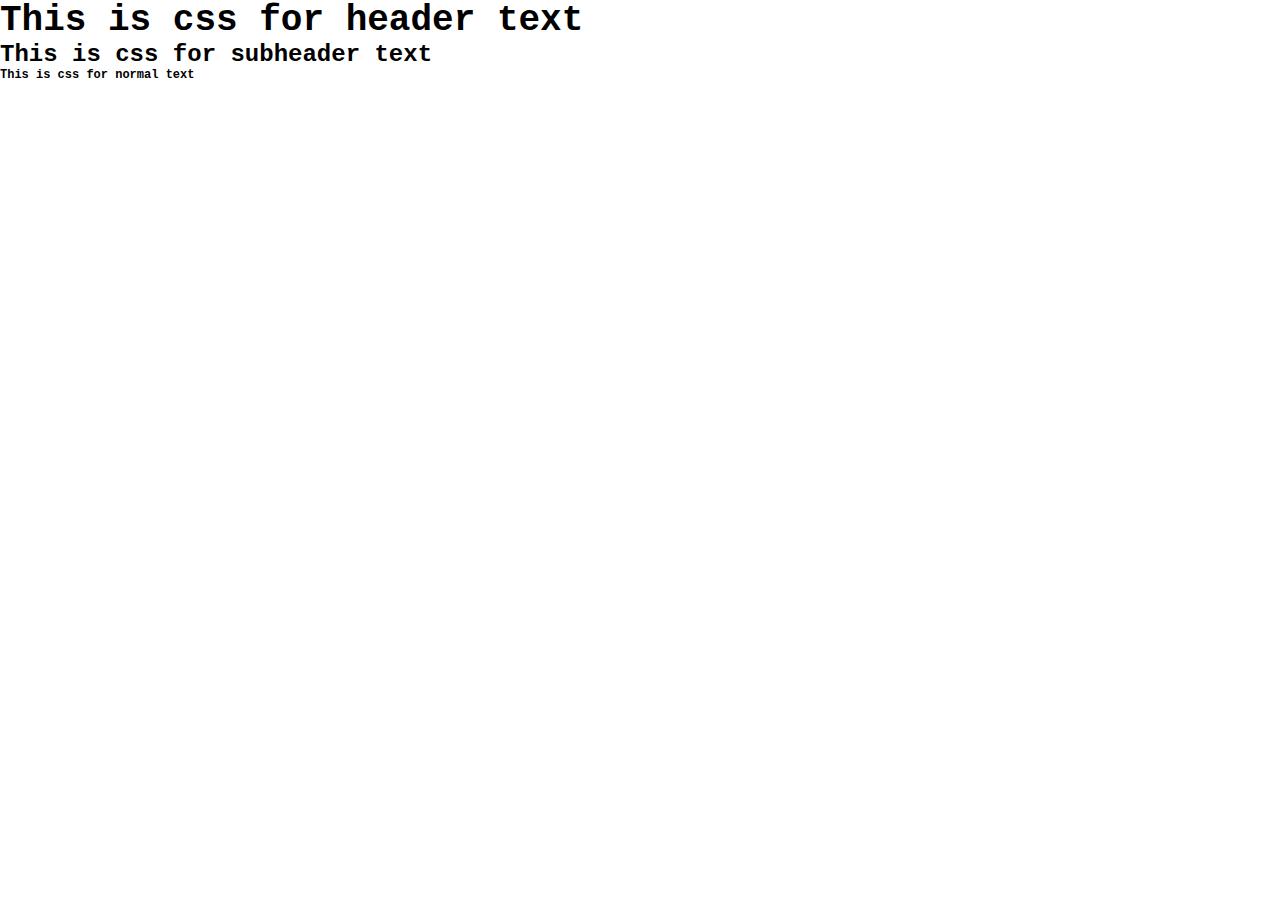
<file: library/base.html>
<!DOCTYPE html>
<html lang="en">
<head>
    <meta charset="UTF-8">
    <meta http-equiv="X-UA-Compatible" content="IE=edge">
    <meta name="viewport" content="width=device-width, initial-scale=1.0">
    <link rel="stylesheet" href="base.css">
    <title>Base</title>
</head>
<body>
    <div>
        <h1 class="font fontHeader">This is css for header text</h1>
    </div>

    <div>
        <h1 class="font fontSubHeader">This is css for subheader text</h1>
    </div>

    <div>
        <h1 class="font fontText">This is css for normal text</h1>
    </div>
</body>
</html>
</file>
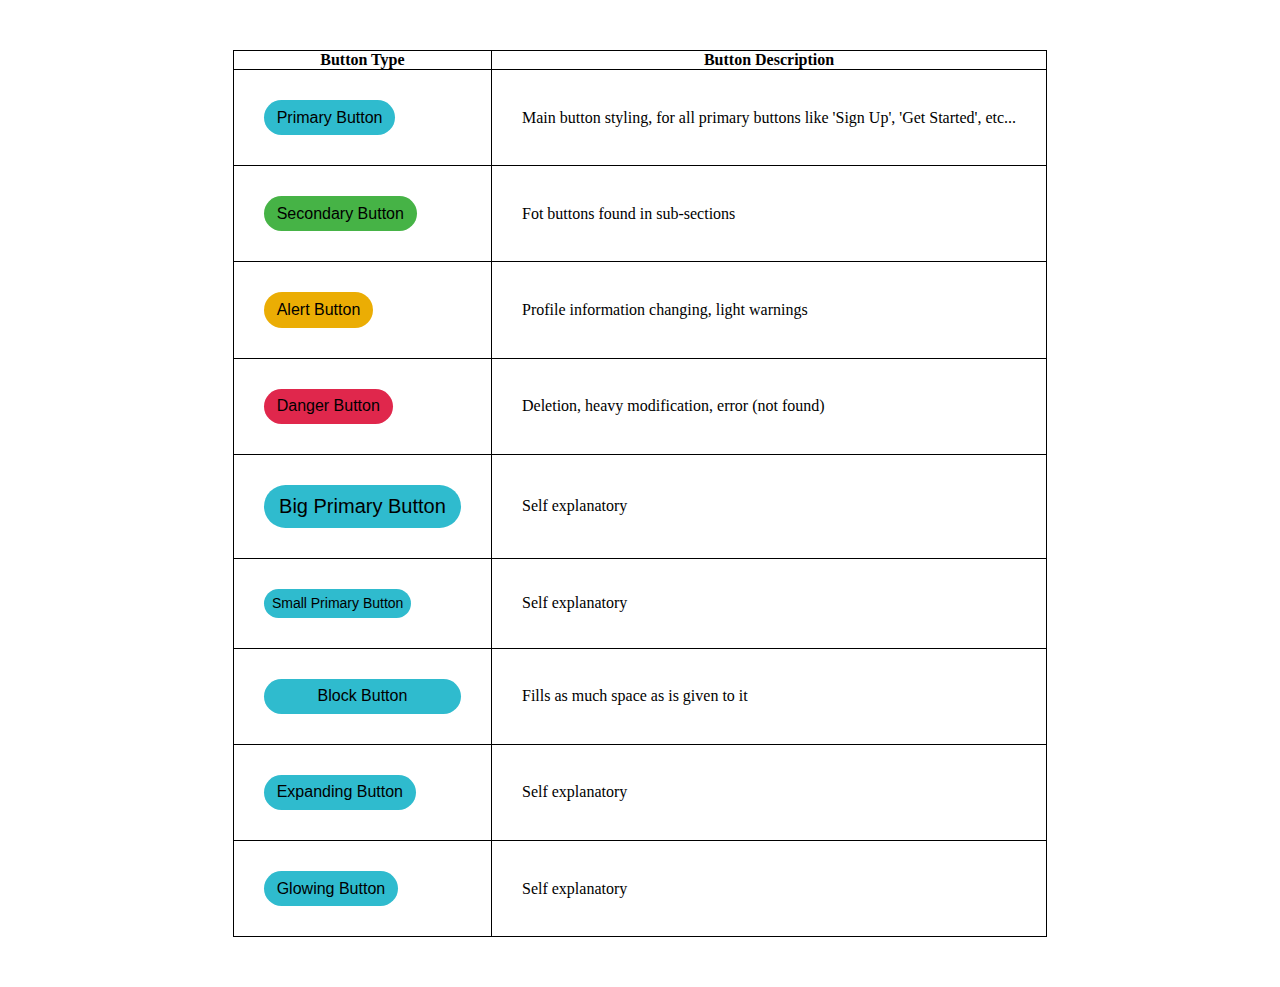
<file: library/button.html>
<!DOCTYPE html>
<html lang="en">
<head>
    <meta charset="UTF-8">
    <meta http-equiv="X-UA-Compatible" content="IE=edge">
    <meta name="viewport" content="width=device-width, initial-scale=1.0">
    <link rel="stylesheet" href="base.css">
    <link rel="stylesheet" href="button.css">
    <title>Implementation</title>
</head>
<body>
    <div class="table">
        <table>
            <thead>
                <th>Button Type</th>
                <th>Button Description</th>
            </thead>
            <tbody>
                <tr>
                    <td><button class="btn btnPrimary">Primary Button</button></td>
                    <td>Main button styling, for all primary buttons like 'Sign Up', 'Get Started', etc...</td>
                </tr>
                <tr>
                    <td><button class="btn btnSecondary">Secondary Button</button></td>
                    <td>Fot buttons found in sub-sections</td>
                </tr>
                <tr>
                    <td><button class="btn btnAlert">Alert Button</button></td>
                    <td>Profile information changing, light warnings</td>
                </tr>
                <tr>
                    <td><button class="btn btnDanger">Danger Button</button></td>
                    <td>Deletion, heavy modification, error (not found)</td>
                </tr>
                <tr>
                    <td><button class="btn btnPrimary btnBig">Big Primary Button</button></td>
                    <td>Self explanatory</td>
                </tr>
                <tr>
                    <td><button class="btn btnPrimary btnSmall">Small Primary Button</button></td>
                    <td>Self explanatory</td>
                </tr>
                <tr>
                    <td><button class="btn btnPrimary btnBlock">Block Button</button></td>
                    <td>Fills as much space as is given to it</td>
                </tr>
                <tr>
                    <td><button class="btn btnPrimary btnHoverExpand">Expanding Button</button></td>
                    <td>Self explanatory</td>
                </tr>
                <tr>
                    <td><button class="btn btnPrimary btnHoverGlow">Glowing Button</button></td>
                    <td>Self explanatory</td>
                </tr>
            </tbody>
        </table>
    </div>
    
    
</body>
</html>
</file>
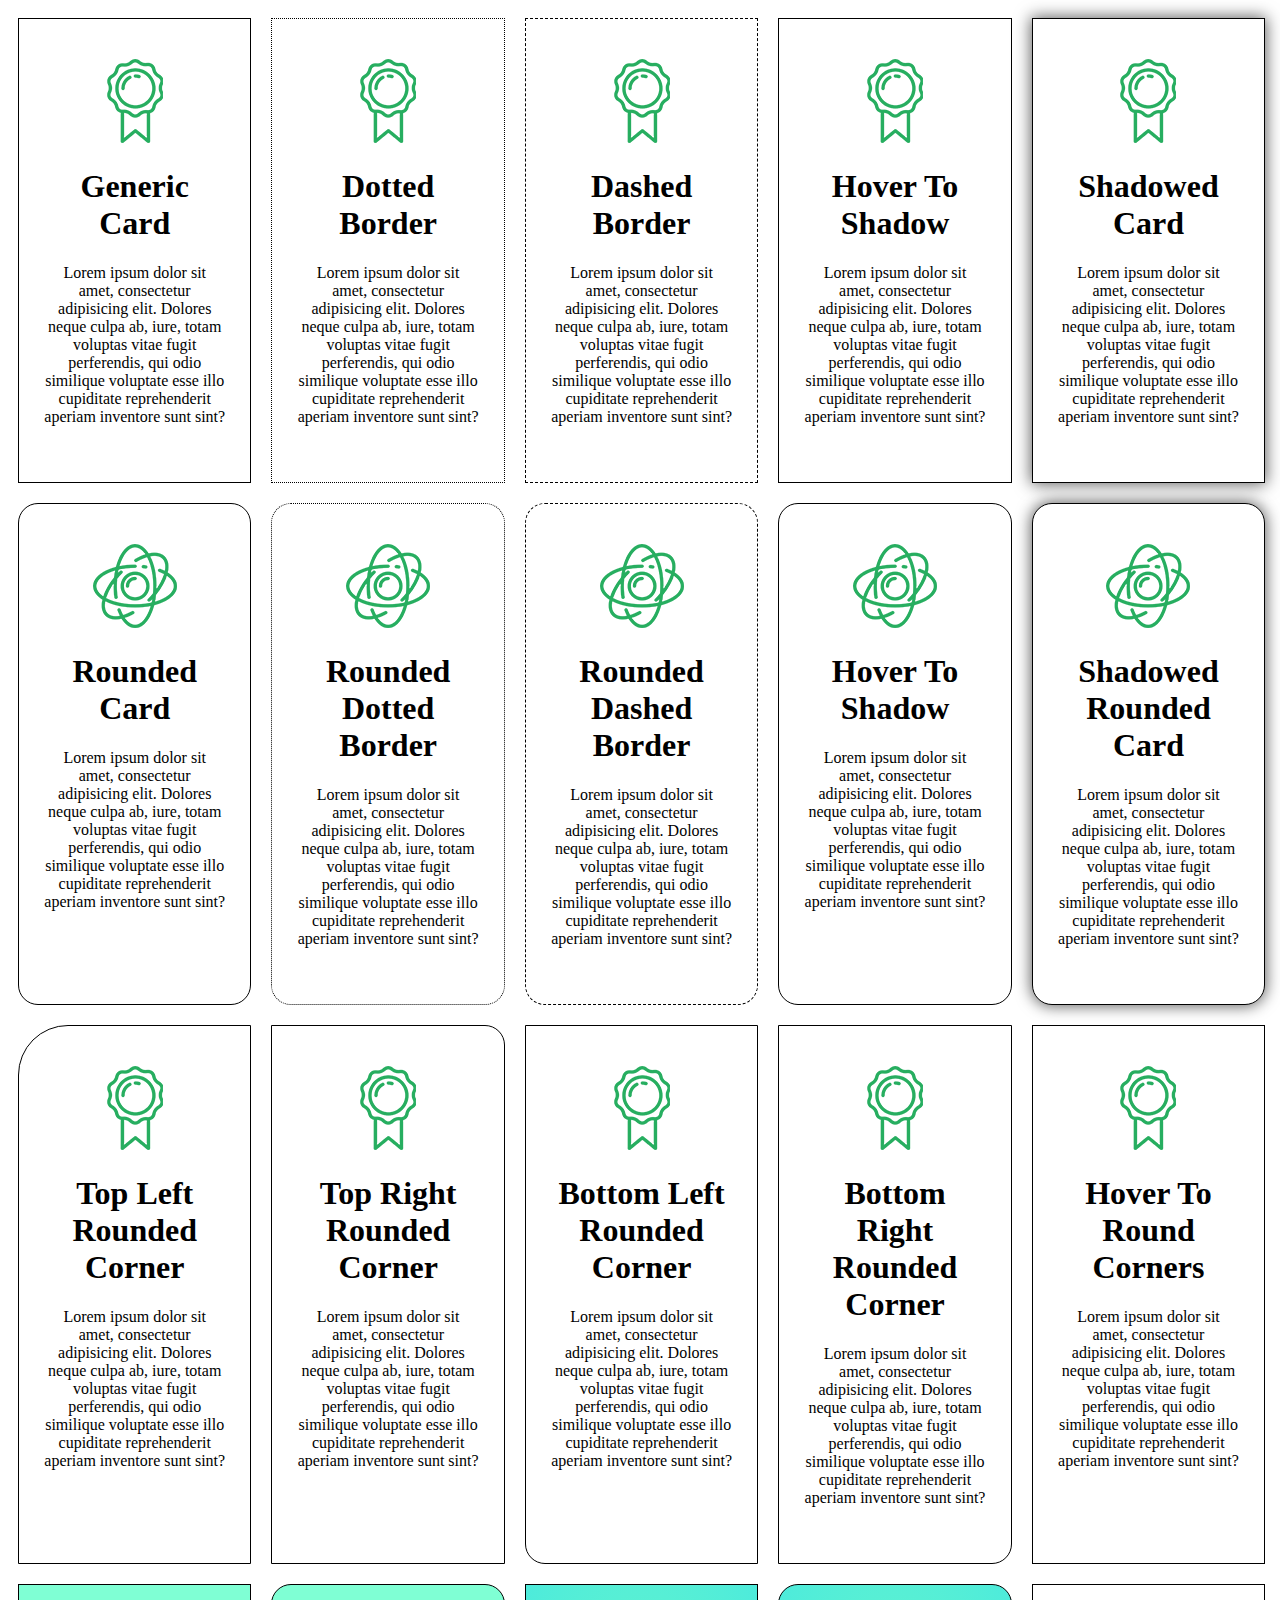
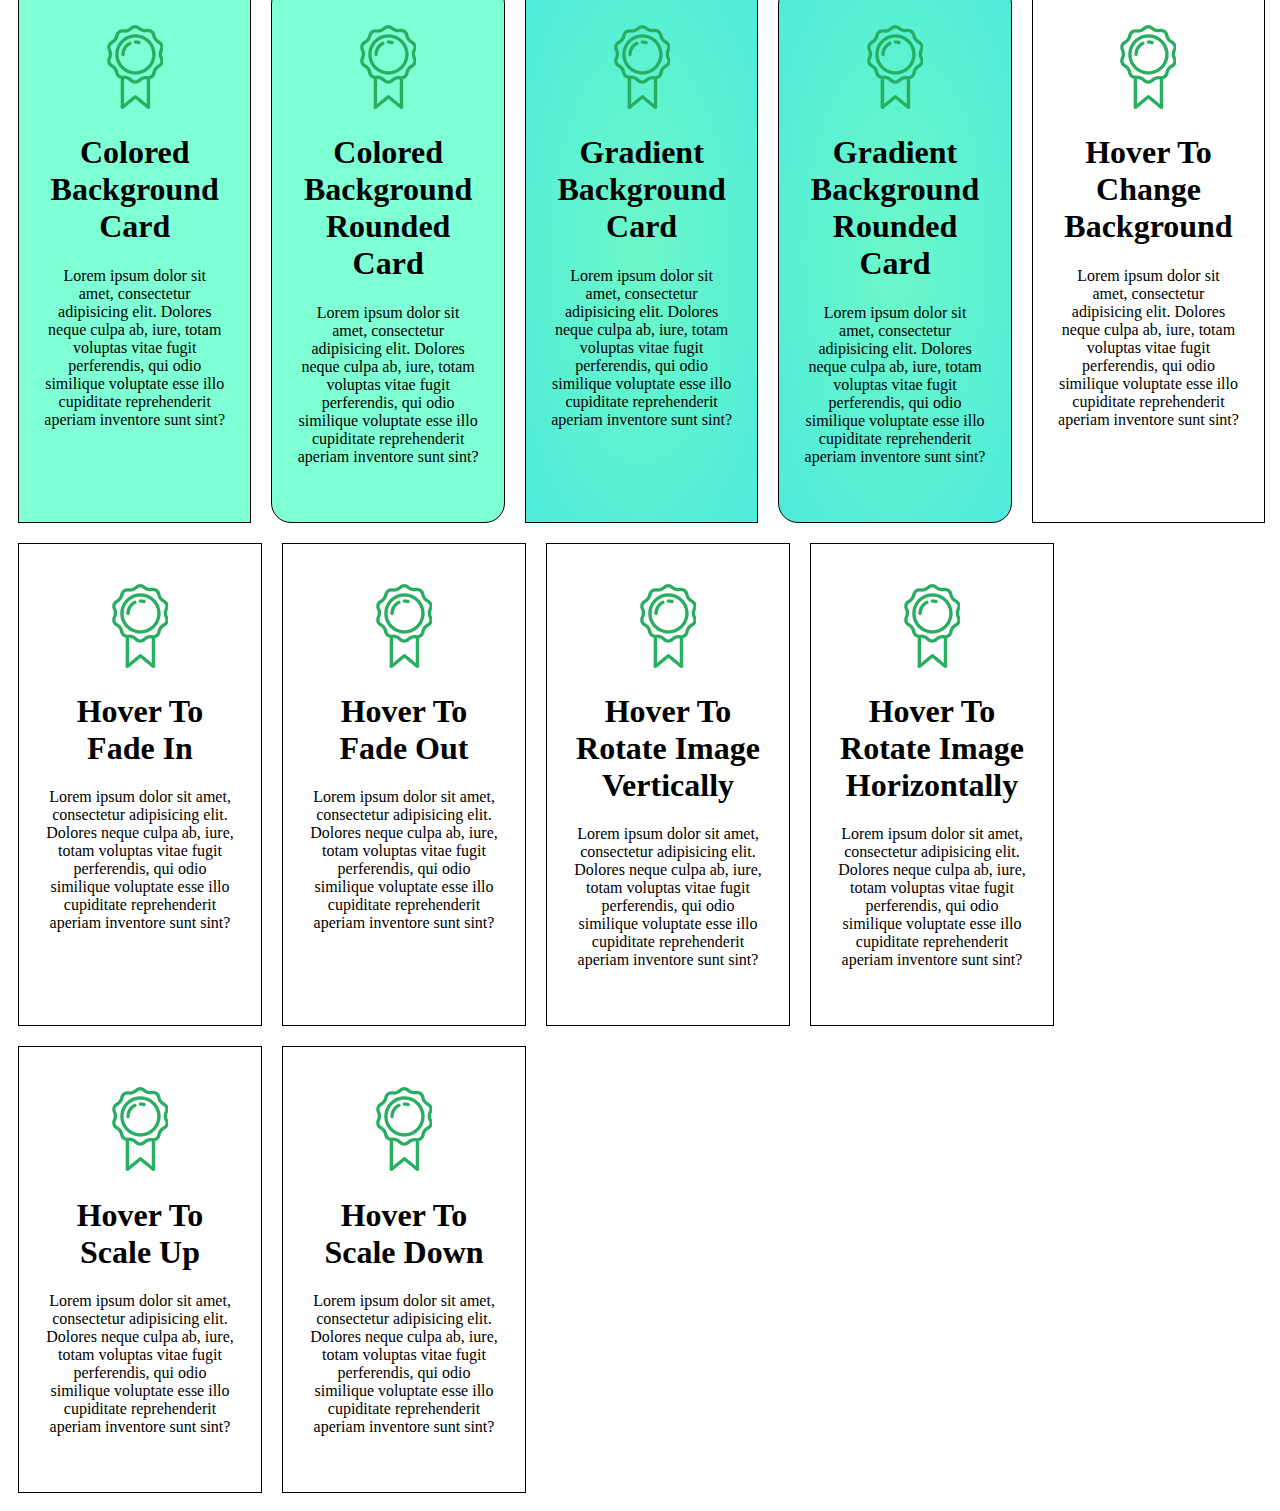
<file: library/cards.html>
<!DOCTYPE html>
<html>
    <head>
        <link href="cards.css" rel="stylesheet">        
    </head>
    <body>

        <div class="cardShowCase">

            <div class="card">
                <img src="assets/trusted_certification.svg">
                <h1> Generic Card </h1>
                <p> Lorem ipsum dolor sit amet, consectetur adipisicing elit. Dolores neque culpa ab, iure, totam voluptas vitae fugit perferendis, qui odio similique voluptate esse illo cupiditate reprehenderit aperiam inventore sunt sint? </p>
            </div>
            
            <div class="card cardBorderDotted">
                <img src="assets/trusted_certification.svg">
                <h1> Dotted Border </h1>
                <p> Lorem ipsum dolor sit amet, consectetur adipisicing elit. Dolores neque culpa ab, iure, totam voluptas vitae fugit perferendis, qui odio similique voluptate esse illo cupiditate reprehenderit aperiam inventore sunt sint? </p>
            </div>    

            <div class="card cardBorderDashed">
                <img src="assets/trusted_certification.svg">
                <h1> Dashed Border </h1>
                <p> Lorem ipsum dolor sit amet, consectetur adipisicing elit. Dolores neque culpa ab, iure, totam voluptas vitae fugit perferendis, qui odio similique voluptate esse illo cupiditate reprehenderit aperiam inventore sunt sint? </p>
            </div>

            <div class="card cardHoverShadow">
                <img src="assets/trusted_certification.svg">
                <h1> Hover To Shadow </h1>
                <p> Lorem ipsum dolor sit amet, consectetur adipisicing elit. Dolores neque culpa ab, iure, totam voluptas vitae fugit perferendis, qui odio similique voluptate esse illo cupiditate reprehenderit aperiam inventore sunt sint? </p>
            </div>

            <div class="card cardShadowed">
                <img src="assets/trusted_certification.svg">
                <h1> Shadowed Card </h1>
                <p> Lorem ipsum dolor sit amet, consectetur adipisicing elit. Dolores neque culpa ab, iure, totam voluptas vitae fugit perferendis, qui odio similique voluptate esse illo cupiditate reprehenderit aperiam inventore sunt sint? </p>
            </div>

        </div>

        <div class="cardShowCase">

            <div class="card cardRounded">
                <img src="assets/scientific_research.svg">
                <h1> Rounded Card </h1>
                <p> Lorem ipsum dolor sit amet, consectetur adipisicing elit. Dolores neque culpa ab, iure, totam voluptas vitae fugit perferendis, qui odio similique voluptate esse illo cupiditate reprehenderit aperiam inventore sunt sint? </p>
            </div>    

            <div class="card cardRounded cardBorderDotted">
                <img src="assets/scientific_research.svg">
                <h1> Rounded Dotted Border </h1>
                <p> Lorem ipsum dolor sit amet, consectetur adipisicing elit. Dolores neque culpa ab, iure, totam voluptas vitae fugit perferendis, qui odio similique voluptate esse illo cupiditate reprehenderit aperiam inventore sunt sint? </p>
            </div>    

            <div class="card cardRounded cardBorderDashed">
                <img src="assets/scientific_research.svg">
                <h1> Rounded Dashed Border </h1>
                <p> Lorem ipsum dolor sit amet, consectetur adipisicing elit. Dolores neque culpa ab, iure, totam voluptas vitae fugit perferendis, qui odio similique voluptate esse illo cupiditate reprehenderit aperiam inventore sunt sint? </p>
            </div>    

            <div class="card cardRounded cardHoverShadow">
                <img src="assets/scientific_research.svg">
                <h1> Hover To Shadow </h1>
                <p> Lorem ipsum dolor sit amet, consectetur adipisicing elit. Dolores neque culpa ab, iure, totam voluptas vitae fugit perferendis, qui odio similique voluptate esse illo cupiditate reprehenderit aperiam inventore sunt sint? </p>
            </div>    

            <div class="card cardRounded cardShadowed">
                <img src="assets/scientific_research.svg">
                <h1> Shadowed Rounded Card </h1>
                <p> Lorem ipsum dolor sit amet, consectetur adipisicing elit. Dolores neque culpa ab, iure, totam voluptas vitae fugit perferendis, qui odio similique voluptate esse illo cupiditate reprehenderit aperiam inventore sunt sint? </p>
            </div>

        </div>

        <div class="cardShowCase"> 

            <div class="card cardRoundedTopLeft">
                <img src="assets/trusted_certification.svg">
                <h1> Top Left <br> Rounded Corner </h1>
                <p> Lorem ipsum dolor sit amet, consectetur adipisicing elit. Dolores neque culpa ab, iure, totam voluptas vitae fugit perferendis, qui odio similique voluptate esse illo cupiditate reprehenderit aperiam inventore sunt sint? </p>
            </div>

            <div class="card cardRoundedTopRight">
                <img src="assets/trusted_certification.svg">
                <h1> Top Right <br> Rounded Corner </h1>
                <p> Lorem ipsum dolor sit amet, consectetur adipisicing elit. Dolores neque culpa ab, iure, totam voluptas vitae fugit perferendis, qui odio similique voluptate esse illo cupiditate reprehenderit aperiam inventore sunt sint? </p>
            </div>

            <div class="card cardRoundedBottomLeft">
                <img src="assets/trusted_certification.svg">
                <h1> Bottom Left <br> Rounded Corner </h1>
                <p> Lorem ipsum dolor sit amet, consectetur adipisicing elit. Dolores neque culpa ab, iure, totam voluptas vitae fugit perferendis, qui odio similique voluptate esse illo cupiditate reprehenderit aperiam inventore sunt sint? </p>
            </div>

            <div class="card cardRoundedBottomRight">
                <img src="assets/trusted_certification.svg">
                <h1> Bottom Right <br> Rounded Corner </h1>
                <p> Lorem ipsum dolor sit amet, consectetur adipisicing elit. Dolores neque culpa ab, iure, totam voluptas vitae fugit perferendis, qui odio similique voluptate esse illo cupiditate reprehenderit aperiam inventore sunt sint? </p>
            </div>
                        
            <div class="card cardHoverRoundCorners">
                <img src="assets/trusted_certification.svg">
                <h1> Hover To Round Corners </h1>
                <p> Lorem ipsum dolor sit amet, consectetur adipisicing elit. Dolores neque culpa ab, iure, totam voluptas vitae fugit perferendis, qui odio similique voluptate esse illo cupiditate reprehenderit aperiam inventore sunt sint? </p>
            </div>

        </div>

        <div class="cardShowCase">

            <div class="card cardColoredBG">
                <img src="assets/trusted_certification.svg">
                <h1> Colored Background Card </h1>
                <p> Lorem ipsum dolor sit amet, consectetur adipisicing elit. Dolores neque culpa ab, iure, totam voluptas vitae fugit perferendis, qui odio similique voluptate esse illo cupiditate reprehenderit aperiam inventore sunt sint? </p>
            </div>
            
            <div class="card cardRounded cardColoredBG">
                <img src="assets/trusted_certification.svg">
                <h1> Colored Background Rounded Card </h1>
                <p> Lorem ipsum dolor sit amet, consectetur adipisicing elit. Dolores neque culpa ab, iure, totam voluptas vitae fugit perferendis, qui odio similique voluptate esse illo cupiditate reprehenderit aperiam inventore sunt sint? </p>
            </div>    

            <div class="card cardGradientBG">
                <img src="assets/trusted_certification.svg">
                <h1> Gradient Background Card </h1>
                <p> Lorem ipsum dolor sit amet, consectetur adipisicing elit. Dolores neque culpa ab, iure, totam voluptas vitae fugit perferendis, qui odio similique voluptate esse illo cupiditate reprehenderit aperiam inventore sunt sint? </p>
            </div>
            
            <div class="card cardRounded cardGradientBG">
                <img src="assets/trusted_certification.svg">
                <h1> Gradient Background Rounded Card </h1>
                <p> Lorem ipsum dolor sit amet, consectetur adipisicing elit. Dolores neque culpa ab, iure, totam voluptas vitae fugit perferendis, qui odio similique voluptate esse illo cupiditate reprehenderit aperiam inventore sunt sint? </p>
            </div>    

            <div class="card cardHoverBackground">
                <img src="assets/trusted_certification.svg">
                <h1> Hover To Change Background </h1>
                <p> Lorem ipsum dolor sit amet, consectetur adipisicing elit. Dolores neque culpa ab, iure, totam voluptas vitae fugit perferendis, qui odio similique voluptate esse illo cupiditate reprehenderit aperiam inventore sunt sint? </p>
            </div>
            


        </div>
        
        <div class="cardShowCase"> 

            <div class="card cardHoverFadeIn">
                <img src="assets/trusted_certification.svg">
                <h1> Hover To Fade In </h1>
                <p> Lorem ipsum dolor sit amet, consectetur adipisicing elit. Dolores neque culpa ab, iure, totam voluptas vitae fugit perferendis, qui odio similique voluptate esse illo cupiditate reprehenderit aperiam inventore sunt sint? </p>
            </div>

            <div class="card cardHoverFadeOut">
                <img src="assets/trusted_certification.svg">
                <h1> Hover To Fade Out </h1>
                <p> Lorem ipsum dolor sit amet, consectetur adipisicing elit. Dolores neque culpa ab, iure, totam voluptas vitae fugit perferendis, qui odio similique voluptate esse illo cupiditate reprehenderit aperiam inventore sunt sint? </p>
            </div>

            <div class="card cardHoverImageRotateVertical">
                <img src="assets/trusted_certification.svg">
                <h1> Hover To Rotate Image Vertically </h1>
                <p> Lorem ipsum dolor sit amet, consectetur adipisicing elit. Dolores neque culpa ab, iure, totam voluptas vitae fugit perferendis, qui odio similique voluptate esse illo cupiditate reprehenderit aperiam inventore sunt sint? </p>
            </div>

            <div class="card cardHoverImageRotateHorizontal">
                <img src="assets/trusted_certification.svg">
                <h1> Hover To Rotate Image Horizontally </h1>
                <p> Lorem ipsum dolor sit amet, consectetur adipisicing elit. Dolores neque culpa ab, iure, totam voluptas vitae fugit perferendis, qui odio similique voluptate esse illo cupiditate reprehenderit aperiam inventore sunt sint? </p>
            </div>

        </div>

        <div class="cardShowCase"> 

            <div class="card cardHoverScaleUp">
                <img src="assets/trusted_certification.svg">
                <h1> Hover To Scale Up</h1>
                <p> Lorem ipsum dolor sit amet, consectetur adipisicing elit. Dolores neque culpa ab, iure, totam voluptas vitae fugit perferendis, qui odio similique voluptate esse illo cupiditate reprehenderit aperiam inventore sunt sint? </p>
            </div>
            
            <div class="card cardHoverScaleDown">
                <img src="assets/trusted_certification.svg">
                <h1> Hover To Scale Down </h1>
                <p> Lorem ipsum dolor sit amet, consectetur adipisicing elit. Dolores neque culpa ab, iure, totam voluptas vitae fugit perferendis, qui odio similique voluptate esse illo cupiditate reprehenderit aperiam inventore sunt sint? </p>
            </div>            

        </div>

    </body>
</html>
</file>
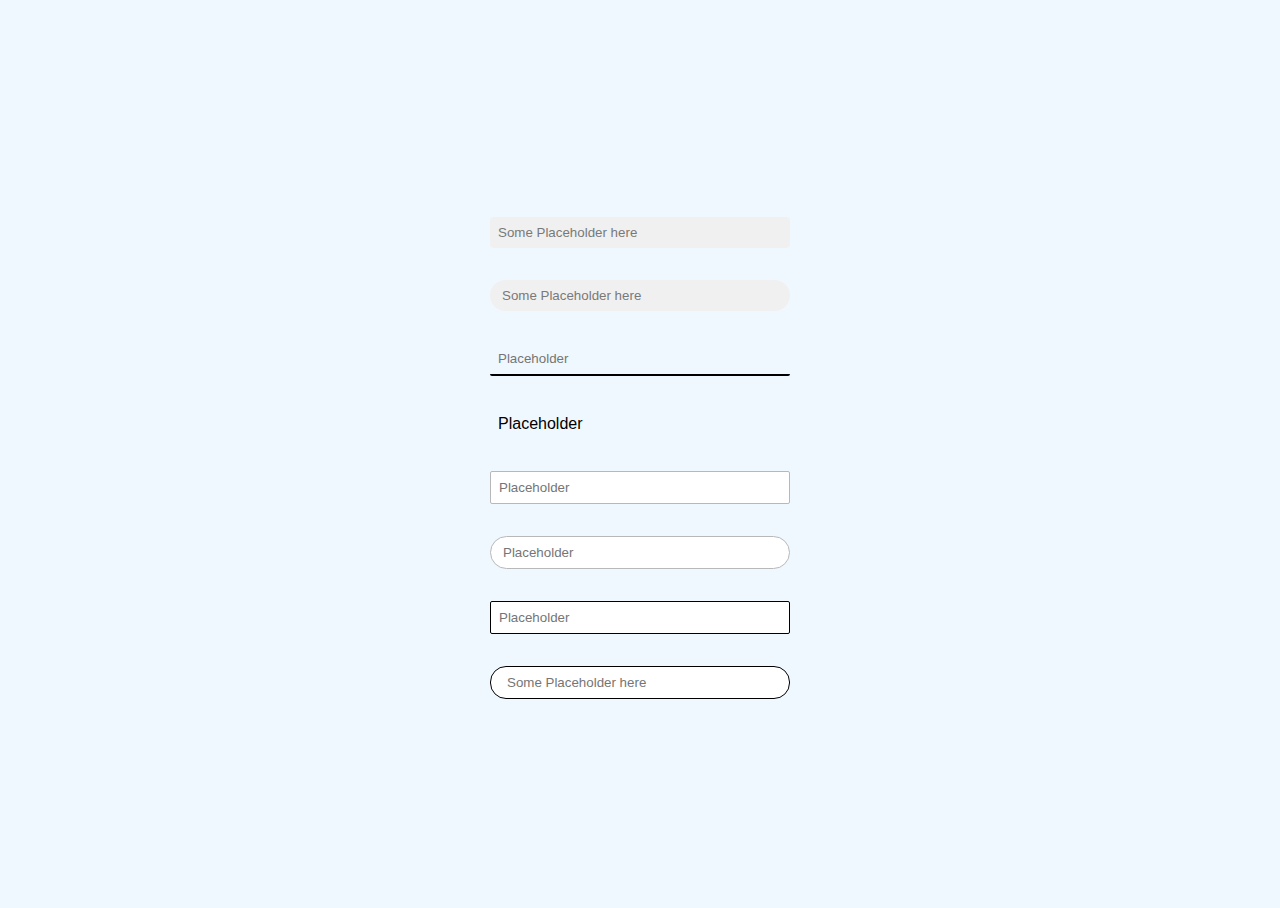
<file: library/inputs.html>
<!DOCTYPE html>
<html lang="en">
  <head>
    <meta charset="UTF-8" />
    <meta http-equiv="X-UA-Compatible" content="IE=edge" />
    <meta name="viewport" content="width=device-width, initial-scale=1.0" />
    <title>Document</title>
    <link rel="stylesheet" href="inputs.css" />
  </head>
  <body>
    <!-- <svg xmlns="http://www.w3.org/2000/svg" class="h-6 w-6" fill="none" viewBox="0 0 24 24" stroke="currentColor">
        <path stroke-linecap="round" stroke-linejoin="round" stroke-width="2" d="M16 7a4 4 0 11-8 0 4 4 0 018 0zM12 14a7 7 0 00-7 7h14a7 7 0 00-7-7z" />
      </svg> -->
    <form>
      <input
        class="inputPrimary"
        type="text"
        placeholder="Some Placeholder here"
      />
      <input
        class="inputPrimaryRounded"
        type="text"
        placeholder="Some Placeholder here"
      />
      <input class="inputUnderline" type="text" placeholder="Placeholder" />

      <div class="inputAnimatedContainer">
        <input class="inputAnimated" type="text" placeholder="Placeholder" />
        <span class="inputAnimatedLabel" role="label">Placeholder</span>
        <div class="inputAnimatedUnderline" aria-hidden="true"></div>
      </div>
      <input class="inputOutline" type="text" placeholder="Placeholder" />
      <input
        class="inputOutlineRounded"
        type="text"
        placeholder="Placeholder"
      />
      <input class="inputShadow" type="text" placeholder="Placeholder" />
      <input
        class="inputShadowRounded"
        type="text"
        placeholder="Some Placeholder here"
      />
    </form>
  </body>
</html>
</file>
<file: library/base.css>
@import url('https://fonts.googleapis.com/css2?family=Fredoka:wght@300;400;500;600;700&display=swap');

* {
    margin: 0;
    padding: 0;
    box-sizing: border-box;
}

.font {
    font-family: 'Courier New', Courier, monospace;
}

.fontHeader {
    font-size: 36px;
}

.fontSubHeader {
    font-size: 24px;
}

.fontText {
    font-size: 12px;
}
</file>
<file: library/button.css>
:root {
    --primary: rgb(47, 187, 206);
    --secondary: rgb(70, 179, 70);
    --alert: rgb(235, 173, 4);
    --danger: rgb(224, 39, 76);
}

/* For implementation purposes only */

table {
    margin-top: 50px;
    margin-bottom: 50px;
    margin-left: auto;
    margin-right: auto;
    border-collapse: collapse;
}

table, td, th {
    border: 1px solid;
}

td {
    padding: 30px;
}

.table {
    justify-content: center;
}

/* For implementation purposes only */

.btn {
    border: none;
    border-radius: 1.5rem;
    cursor: pointer;
    display: inline-block;
    font-size: 1rem;
    line-height: 1.5;
    padding: 0.35rem 0.8rem;
}

.btnPrimary {
    background-color: var(--primary);
    border-color: #007bff;
}

.btnSecondary {
    background-color: var(--secondary);
}

.btnAlert {
    background-color: var(--alert);
}

.btnDanger {
    background-color: var(--danger);
}

.btnHoverExpand:hover {
    padding: 0.675rem 1.15rem;
    transition-duration: 250ms;
}

.btnHoverGlow:hover {
    animation: glowingButton 500ms infinite;
}

.btnBig {
    padding: 0.4rem 0.95rem;
    font-size: 1.25rem;
    line-height: 1.5;
}

.btnSmall {
    padding: 0.25rem 0.5rem;
    font-size: 0.875rem;
    line-height: 1.5;
}

.btnBlock {
    display: block;
    width: 100%;
}

@keyframes glowingButton {
    0% {

        box-shadow: 0 0 5px;
    }
    50% {
        box-shadow: 0 0 15px;
    }
    100% {
        box-shadow: 0 0 5px;
    }
}
</file>
<file: library/cards.css>
.cardShowCase {
    display: flex;
    width: 99vw;
}

/* Design Library Content */
:root {
    --cardWidth: 15vw;
    --cardRadius: 20px;
    --cardRadiusSecondary: 50px;
    --cardColorPrimary: white;
    --cardShadowColor: rgba(0, 0, 0, 0.637);
    --cardBorderColor: black;
    --cardShadowBlurRadius: 15px;
    --cardShadowBlurRadiusSecondary: 40px;
    --cardGradientColor1: #6df8c8;
    --cardGradientColor2: #4debdb;
    --cardBackgroundPrimaryColor: aquamarine;
}


/* Basic Cards */
.card {
    background-color: var(--cardColorPrimary);
    padding: 40px 25px;
    width: var(--cardWidth);
    text-align: center;
    margin: 10px 10px;
    border: 1px double var(--cardBorderColor);
}


/* Different Borders*/
.cardBorderDotted {
    border: 1px dotted var(--cardBorderColor);
}
.cardBorderDashed {
    border: 1px dashed var(--cardBorderColor);
}


/* Rounded Cards */
.cardRounded {
    border-radius: var(--cardRadius);
}
.cardRoundedTopLeft {
    border-top-left-radius: var(--cardRadiusSecondary);
}
.cardRoundedTopRight {
    border-top-right-radius: var(--cardRadius);
}
.cardRoundedBottomLeft {
    border-bottom-left-radius: var(--cardRadius);
}
.cardRoundedBottomRight {
    border-bottom-right-radius: var(--cardRadius);
}


/* Card Stable Effects */
.cardShadowed {
    box-shadow: 0px 0px var(--cardShadowBlurRadius) 1px var(--cardShadowColor);
}
.cardGradientBG {
    background: radial-gradient(var(--cardGradientColor1), var(--cardGradientColor2));
}
.cardColoredBG {
    background-color: var(--cardBackgroundPrimaryColor);
}


/* Card Hover Effects */
.cardHoverShadow:hover {
    box-shadow: 0px 0px var(--cardShadowBlurRadiusSecondary) 1px var(--cardShadowColor);
}
.cardHoverBackground:hover {
    animation: changeBackground 0.8s forwards;
}
.cardHoverImageRotateVertical:hover img {
    animation: rotateVertical 1s forwards;
}
.cardHoverImageRotateHorizontal:hover img {
    animation: rotateHorizontal 1s forwards;
}
.cardHoverFadeIn:hover {
    animation: fade 2s forwards;
}
.cardHoverFadeOut:hover {
    animation: fade 2s reverse forwards;
}
.cardHoverRoundCorners:hover {
    animation: roundCorners 0.5s forwards;
}
.cardHoverScaleDown:hover {
    animation: scaleDownCard 1s forwards;
}
.cardHoverScaleUp:hover {
    animation: scaleUpCard 1s forwards;
}


/* Animations */
@keyframes rotateVertical {
    to {
        transform: rotate(180deg);
    }
}

@keyframes rotateHorizontal {
    to {
        transform: rotate(90deg);
    }
}

@keyframes fade {
    0%   {
        opacity: 0.0;
    }
    10% {
        opacity: 0.1;
    }
    20% {
        opacity: 0.2;
    }
    30% {
        opacity: 0.3;
    }
    40% {
        opacity: 0.4;
    }
    50% {
        opacity: 0.5;
    }
    60% {
        opacity: 0.6;
    }
    70% {
        opacity: 0.7;
    }
    80% {
        opacity: 0.8;
    }
    90%  {
        opacity: 0.9;
    }
    100% {
        opacity: 1.0;
    }
}

@keyframes changeBackground {
    to {
        background-color: var(--cardBackgroundPrimaryColor);
    }
}

@keyframes roundCorners {
    to {
        border-radius: var(--cardRadiusSecondary);
    }
}

@keyframes scaleDownCard {
    to {
        transform: scale(0.9);
    }
}

@keyframes scaleUpCard {
    to {
        transform: scale(1.1);
    }
}
</file>
<file: library/inputs.css>
:root {
  --blue_100: #f0f8ff;
  --inputPlaceholder: #797979;
  /* Primary input colors */
  --inputPrimaryBg: #f0f0f0;
  --inputPrimaryOutline: #c9c9c9;
  --inputPrimaryHover: #e9e9e9;
  /* Rounded Primary input colors */
  --inputPrimaryRoundedBg: #f0f0f0;
  --inputPrimaryRoundedOutline: #c9c9c9;
  --inputPrimaryRoundedHover: #e9e9e9;
  /* Underlined Input colors */
  --inputUnderlineBorder: #f00;
  --inputUnderlineHover: #e6e6e6;
  /* Animated input colors */
  --inputAnimatedUnderline: #f00;
  /* Outline input colors */
  --inputOutlineBorder: #b8b8b8;
  --inputOutlineBg: #fff;
  --inputOutlineFocus: blue;
  /* Rounded outline input colors */
  --inputOutlineRoundedBorder: #b8b8b8;
  --inputOutlineRoundedBg: #fff;
  --inputOutlineRoundedFocus: blue;
  /* Input Shadow */
  --inputShadowHover: #f1f1f1;
  --inputShadowBorder: #000;
  --inputShadowClr: #a7a7a7;
  /* Rounded input colors */
  --inputShadowRoundedHover: #f1f1f1;
  --inputShadowRoundedBg: #eeeeee;
  --inputShadowRoundedBorder: #000;
  --inputShadowRoundedClr: #a7a7a7;
}
/* Basic styles for the display page */

html {
  height: 100vh;
  box-sizing: border-box;
}
* {
  box-sizing: inherit;
}
body {
  display: grid;
  place-items: center;
  height: 100%;
  background-color: var(--blue_100);
}

form {
  display: flex;
  flex-direction: column;
  gap: 2rem;
}

input {
  width: 300px;
}
/* Primary Input*/
.inputPrimary {
  border: none;
  background-color: var(--inputPrimaryBg);
  padding: 0.5rem;
  transition: 150ms linear;
  outline: 2px solid transparent;
  border-radius: 0.25rem;
}
.inputPrimary:hover {
  background-color: var(--inputPrimaryHover);
}

.inputPrimary:active,
.inputPrimary:focus {
  outline: 2px solid var(--inputPrimaryOutline);
  background-color: var(--inputPrimaryHover);
}
.inputPrimary::placeholder {
  color: var(--inputPlaceholder);
  font-weight: 500;
}
.inputPrimaryRounded {
  border: none;
  background-color: var(--inputPrimaryRoundedBg);
  padding: 0.5rem 0.75rem;
  transition: 150ms linear;
  outline: 2px solid transparent;
  border-radius: 2.5rem;
}
.inputPrimaryRounded:hover {
  background-color: var(--inputPrimaryRoundedHover);
}

.inputPrimaryRounded:active,
.inputPrimaryRounded:focus {
  outline: 2px solid var(--inputPrimaryRoundedOutline);
  background-color: var(--inputPrimaryRoundedHover);
}
.inputPrimaryRounded::placeholder {
  color: var(--inputPlaceholder);
  font-weight: 500;
}
/* Secondary Input */
.inputUnderline {
  outline: none;
  padding: 0.5rem;
  background-color: transparent;
  border-radius: 0.125rem;
  border: none;
  border-bottom: 2px solid black;
  transition: all 250ms ease-in-out;
}
.inputUnderline:hover {
  background-color: var(--inputUnderlineHover);
}
.inputUnderline:focus {
  background-color: var(--inputUnderlineHover);
  border-bottom: 2px solid var(--inputUnderlineBorder);
}
.inputUnderline:focus::placeholder {
  color: var(--inputPlaceholder);
}

/* Animated Input*/
.inputAnimatedContainer {
  position: relative;
}
.inputAnimated {
  position: relative;
  border: none;
  outline: none;
  padding: 0.5rem;
  z-index: 1;
  background-color: transparent;
}
.inputAnimated::placeholder {
  opacity: 0;
}
.inputAnimatedLabel {
  position: absolute;
  font-family: Arial, Helvetica, sans-serif;
  left: 0;
  top: 50%;
  transform: translateY(-50%);
  padding-inline: 0.5rem;
  z-index: 10;
  transition: 200ms ease-in-out;
  pointer-events: none;
}
.inputAnimatedUnderline {
  position: absolute;
  height: 2px;
  width: 0;
  bottom: 0;
  /* Change the Left value below to determine the underline direction */
  left: 50%;
  background-color: var(--inputAnimatedUnderline);
  transition: all 200ms ease-in-out;
  z-index: 100;
}
.inputAnimated:focus ~ .inputAnimatedLabel {
  transform: translateY(-2rem);
  font-size: 0.75rem;
  color: var(--inputPlaceholder);
}
.inputAnimated:focus ~ .inputAnimatedUnderline {
  width: 100%;
  left: 0;
  right: 0;
}

.inputOutline {
  outline: none;
  padding: 0.5rem;
  border-radius: 0.125rem;
  background-color: var(--inputOutlineBg);
  border: 1px solid var(--inputOutlineBorder);
  transition: 500ms ease;
}
.inputOutline:active,
.inputOutline:focus {
  border-color: var(--inputOutlineFocus);
}
.inputOutlineRounded {
  outline: none;
  padding: 0.5rem 0.75rem;
  border-radius: 2rem;
  background-color: var(--inputOutlineRoundedBg);
  border: 1px solid var(--inputOutlineRoundedBorder);
  transition: 500ms ease;
}
.inputOutlineRounded:active,
.inputOutlineRounded:focus {
  border-color: var(--inputOutlineRoundedFocus);
}

.inputShadow {
  padding: 0.5rem;
  outline: none;
  transition: 200ms ease-in-out;
  border: 1px solid var(--inputShadowBorder);
  border-radius: 0.125rem;
}
.inputShadow:active,
.inputShadow:focus {
  transform: scale(1.01);
  background-color: var(--inputShadowHover);
  box-shadow: 0 0 0.5rem 0 var(--inputShadowClr);
}

/* Rounded Input*/
.inputShadowRounded {
  border: 1px solid var(--inputShadowRoundedBorder);
  padding: 0.5rem;
  outline: none;
  transition: 150ms linear;
  border-radius: 1rem;
  padding-inline: 1rem;
}
.inputShadowRounded:active,
.inputShadowRounded:focus {
  transform: scale(1.01);
  box-shadow: 0 0 0.5rem 0 var(--inputShadowRoundedClr);
  background-color: var(--inputShadowRoundedHover);
}
</file>
